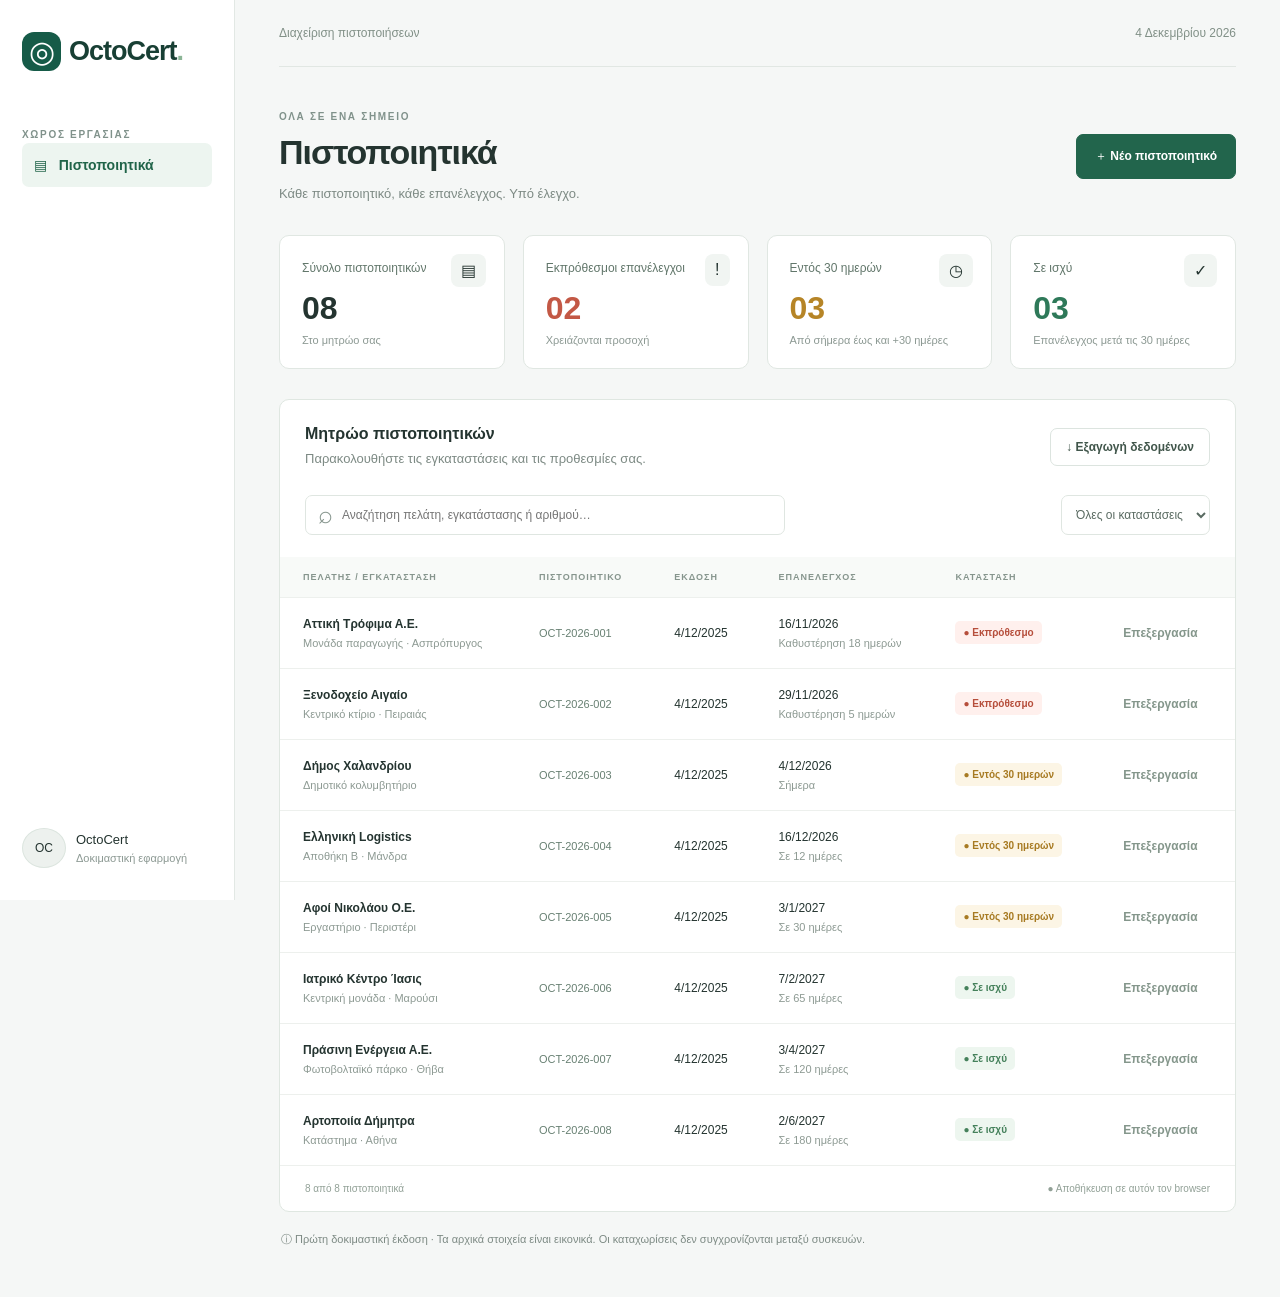
<file: index.html>
<!doctype html>
<html lang="el"><head><meta charset="utf-8"><meta name="viewport" content="width=device-width, initial-scale=1"><title>OctoCert · Πιστοποιητικά</title><link rel="stylesheet" href="style.css"><script src="app.js" defer></script></head>
<body><aside><a class="brand" href="index.html"><span class="logo">◎</span> OctoCert<span class="dot">.</span></a><p class="overline">ΧΩΡΟΣ ΕΡΓΑΣΙΑΣ</p><div class="nav">▤ &nbsp; Πιστοποιητικά</div><div class="aside-bottom"><span class="avatar">OC</span><div>OctoCert<small>Δοκιμαστική εφαρμογή</small></div></div></aside><main><header><span>Διαχείριση πιστοποιήσεων</span><span id="today"></span></header><section class="heading"><div><p class="overline">ΟΛΑ ΣΕ ΕΝΑ ΣΗΜΕΙΟ</p><h1>Πιστοποιητικά</h1><p>Κάθε πιστοποιητικό, κάθε επανέλεγχος. Υπό έλεγχο.</p></div><button id="add" class="primary">＋ Νέο πιστοποιητικό</button></section><div class="stats" id="stats"></div><section class="panel"><div class="panel-top"><div><h2>Μητρώο πιστοποιητικών</h2><p>Παρακολουθήστε τις εγκαταστάσεις και τις προθεσμίες σας.</p></div><button id="export">↓ Εξαγωγή δεδομένων</button></div><div class="toolbar"><label class="search"><span>⌕</span><input id="search" type="search" placeholder="Αναζήτηση πελάτη, εγκατάστασης ή αριθμού…" aria-label="Αναζήτηση πιστοποιητικών"></label><select id="filter" aria-label="Φίλτρο κατάστασης"><option value="all">Όλες οι καταστάσεις</option><option value="late">Εκπρόθεσμα</option><option value="soon">Εντός 30 ημερών</option><option value="ok">Σε ισχύ</option></select></div><div class="table-wrap"><table><thead><tr><th>ΠΕΛΑΤΗΣ / ΕΓΚΑΤΑΣΤΑΣΗ</th><th>ΠΙΣΤΟΠΟΙΗΤΙΚΟ</th><th>ΕΚΔΟΣΗ</th><th>ΕΠΑΝΕΛΕΓΧΟΣ</th><th>ΚΑΤΑΣΤΑΣΗ</th><th><span class="sr-only">Ενέργειες</span></th></tr></thead><tbody id="rows"></tbody></table></div><div id="empty" hidden>Δεν βρέθηκαν πιστοποιητικά. Δοκιμάστε άλλη αναζήτηση.</div><footer><span id="count"></span><span>● Αποθήκευση σε αυτόν τον browser</span></footer></section><p class="note">ⓘ Πρώτη δοκιμαστική έκδοση · Τα αρχικά στοιχεία είναι εικονικά. Οι καταχωρίσεις δεν συγχρονίζονται μεταξύ συσκευών.</p><p id="message" role="status" aria-live="polite"></p></main>
<dialog id="dialog"><form id="form"><div class="dialog-head"><div><p class="overline">ΜΗΤΡΩΟ OCTOCERT</p><h2 id="form-title">Νέο πιστοποιητικό</h2></div><button type="button" id="close" aria-label="Κλείσιμο">✕</button></div><input name="id" type="hidden"><label>Πελάτης<input name="client" required maxlength="120" placeholder="π.χ. Αττική Τρόφιμα Α.Ε."></label><label>Εγκατάσταση<input name="facility" required maxlength="160" placeholder="π.χ. Κεντρική αποθήκη, Αθήνα"></label><label>Αριθμός πιστοποιητικού<input name="number" required maxlength="80" placeholder="π.χ. OCT-2026-009"></label><div class="dates"><label>Ημερομηνία έκδοσης<input name="issued" type="date" required></label><label>Ημερομηνία επανελέγχου<input name="due" type="date" required></label></div><p id="form-error" role="alert"></p><div class="dialog-actions"><button type="button" id="cancel">Ακύρωση</button><button class="primary" type="submit">Αποθήκευση</button></div></form></dialog></body></html>
</file>
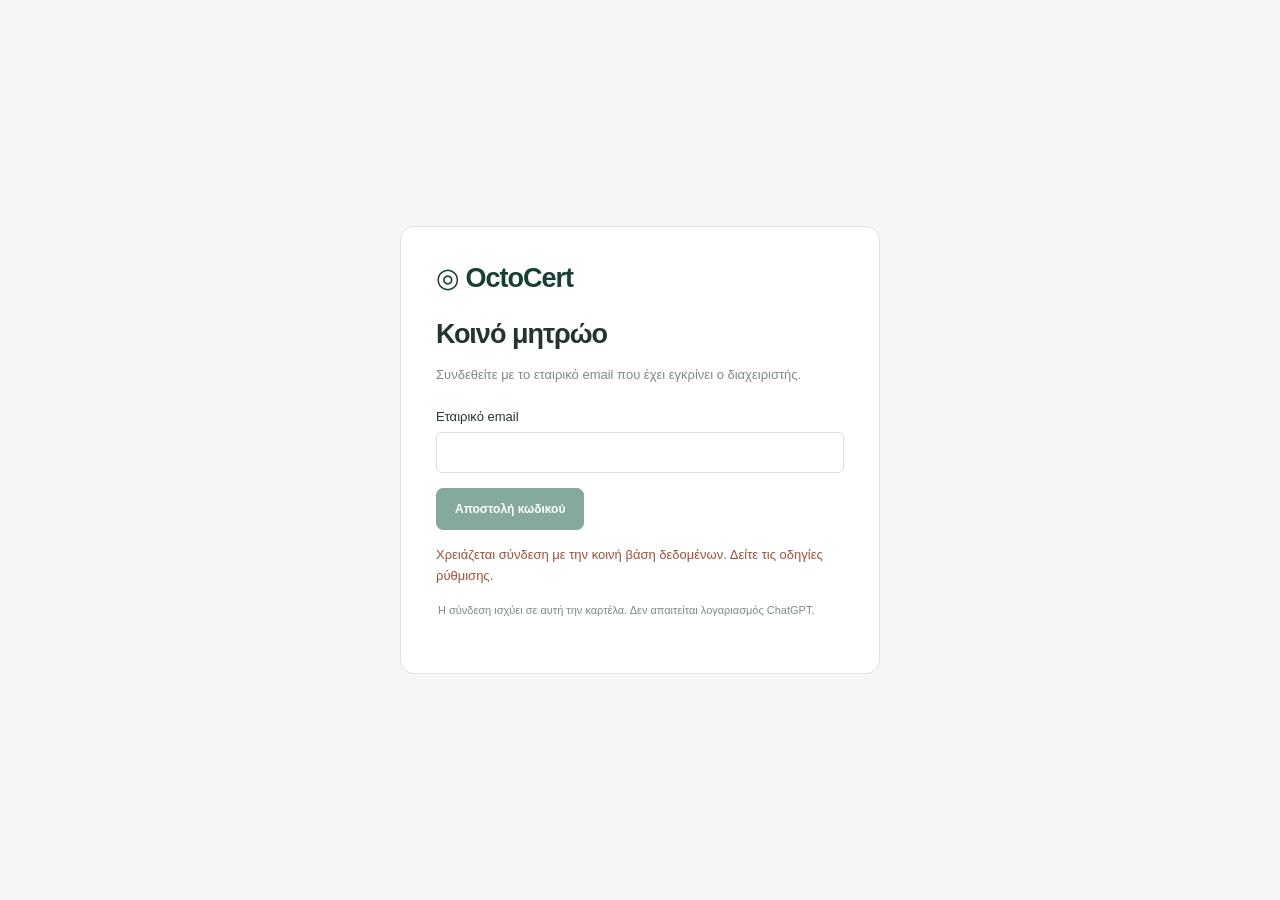
<file: shared/index.html>
<!doctype html>
<html lang="el"><head><meta charset="utf-8"><meta name="viewport" content="width=device-width, initial-scale=1"><title>OctoCert · Πιστοποιητικά</title><link rel="stylesheet" href="style.css"><script src="config.js" defer></script><script type="module" src="app.mjs"></script></head>
<body>
<section id="login" class="login-shell">
  <div class="login-card">
    <a class="brand" href="./">◎ OctoCert</a><h1>Κοινό μητρώο</h1>
    <p>Συνδεθείτε με το εταιρικό email που έχει εγκρίνει ο διαχειριστής.</p>
    <form id="email-form"><label>Εταιρικό email<input id="email" type="email" autocomplete="email" required maxlength="254"></label><button class="primary" id="send-code">Αποστολή κωδικού</button></form>
    <form id="code-form" hidden><label>Κωδικός από το email<input id="code" inputmode="numeric" autocomplete="one-time-code" pattern="[0-9]{6,10}" required maxlength="10"></label><button class="primary" id="verify-code">Σύνδεση</button><button type="button" id="change-email">Άλλο email / νέος κωδικός</button></form>
    <p id="login-message" role="status" aria-live="polite"></p><p class="note">Η σύνδεση ισχύει σε αυτή την καρτέλα. Δεν απαιτείται λογαριασμός ChatGPT.</p>
  </div>
</section>
<div id="workspace" hidden><aside><a class="brand" href="index.html"><span class="logo">◎</span> OctoCert<span class="dot">.</span></a><p class="overline">ΧΩΡΟΣ ΕΡΓΑΣΙΑΣ</p><div class="nav">▤ &nbsp; Πιστοποιητικά</div><div class="aside-bottom"><span class="avatar">OC</span><div>OctoCert<small>Κοινό μητρώο ομάδας</small></div></div></aside><main><header><span id="account"></span><span id="today"></span><button id="logout">Αποσύνδεση</button></header><section class="heading"><div><p class="overline">ΟΛΑ ΣΕ ΕΝΑ ΣΗΜΕΙΟ</p><h1>Πιστοποιητικά</h1><p>Κάθε πιστοποιητικό, κάθε επανέλεγχος. Υπό έλεγχο.</p></div><button id="add" class="primary">＋ Νέο πιστοποιητικό</button></section><div class="stats" id="stats"></div><section class="panel"><div class="panel-top"><div><h2>Μητρώο πιστοποιητικών</h2><p>Παρακολουθήστε τις εγκαταστάσεις και τις προθεσμίες σας.</p></div><div><button id="refresh">↻ Ανανέωση</button> <button id="export">↓ Εξαγωγή δεδομένων</button></div></div><div class="toolbar"><label class="search"><span>⌕</span><input id="search" type="search" placeholder="Αναζήτηση πελάτη, εγκατάστασης ή αριθμού…" aria-label="Αναζήτηση πιστοποιητικών"></label><select id="filter" aria-label="Φίλτρο κατάστασης"><option value="all">Όλες οι καταστάσεις</option><option value="late">Εκπρόθεσμα</option><option value="soon">Εντός 30 ημερών</option><option value="ok">Σε ισχύ</option></select></div><div class="table-wrap"><table><thead><tr><th>ΠΕΛΑΤΗΣ / ΕΓΚΑΤΑΣΤΑΣΗ</th><th>ΠΙΣΤΟΠΟΙΗΤΙΚΟ</th><th>ΕΚΔΟΣΗ</th><th>ΕΠΑΝΕΛΕΓΧΟΣ</th><th>ΚΑΤΑΣΤΑΣΗ</th><th><span class="sr-only">Ενέργειες</span></th></tr></thead><tbody id="rows"></tbody></table></div><div id="empty" hidden>Δεν βρέθηκαν πιστοποιητικά. Δοκιμάστε άλλη αναζήτηση.</div><footer><span id="count"></span><span><span id="sync">Σύνδεση με κοινή βάση…</span></span></footer></section><p class="note">ⓘ Κοινά στοιχεία για τους εγκεκριμένους συνεργάτες. Ενημέρωση λίστας κάθε 15 δευτερόλεπτα. Απαιτείται σύνδεση στο διαδίκτυο.</p><p id="message" role="status" aria-live="polite"></p></main></div>
<dialog id="dialog"><form id="form"><div class="dialog-head"><div><p class="overline">ΜΗΤΡΩΟ OCTOCERT</p><h2 id="form-title">Νέο πιστοποιητικό</h2></div><button type="button" id="close" aria-label="Κλείσιμο">✕</button></div><input name="id" type="hidden"><label>Πελάτης<input name="client" required maxlength="120" placeholder="π.χ. Αττική Τρόφιμα Α.Ε."></label><label>Εγκατάσταση<input name="facility" required maxlength="160" placeholder="π.χ. Κεντρική αποθήκη, Αθήνα"></label><label>Αριθμός πιστοποιητικού<input name="number" required maxlength="80" placeholder="π.χ. OCT-2026-009"></label><div class="dates"><label>Ημερομηνία έκδοσης<input name="issued" type="date" required></label><label>Ημερομηνία επανελέγχου<input name="due" type="date" required></label></div><p id="form-error" role="alert"></p><div class="dialog-actions"><button type="button" id="cancel">Ακύρωση</button><button class="primary" type="submit">Αποθήκευση</button></div></form></dialog><dialog id="history-dialog"><div class="dialog-head"><h2>Ιστορικό αλλαγών</h2><button id="close-history" aria-label="Κλείσιμο ιστορικού">✕</button></div><div id="history-content"></div><p class="note">Εμφανίζονται οι 100 πιο πρόσφατες αλλαγές αυτού του πιστοποιητικού.</p></dialog></body></html>
</file>
<file: style.css>
:root{font-family:Inter,"Segoe UI",Arial,sans-serif;color:#243430;background:#f5f7f6;font-synthesis:none}*{box-sizing:border-box}body{margin:0;display:flex;min-height:100vh}aside{width:235px;background:#fff;border-right:1px solid #e2e8e4;padding:32px 22px;position:fixed;inset:0 auto 0 0;display:flex;flex-direction:column}.brand{font-size:27px;font-weight:750;letter-spacing:-1px;color:#183f34;text-decoration:none;display:flex;align-items:center;gap:8px}.logo{background:#165b48;color:white;border-radius:12px;padding:2px 7px;font-size:30px}.dot{color:#8bb596;margin-left:-8px}.overline{font-size:10px;letter-spacing:1.7px;font-weight:700;color:#80928b}aside .overline{margin-top:56px}.nav{padding:14px 12px;background:#edf5f0;border-radius:7px;color:#206449;font-size:14px;font-weight:600}.aside-bottom{display:flex;gap:10px;align-items:center;margin-top:auto;font-size:13px}.avatar{background:#edf1ee;border:1px solid #dce5df;border-radius:50%;padding:12px;font-size:12px}small{display:block;color:#8c9993;font-size:11px;margin-top:5px}main{margin-left:235px;padding:0 44px 30px;width:calc(100% - 235px);max-width:1650px}header{display:flex;justify-content:space-between;border-bottom:1px solid #e1e7e3;padding:26px 0;font-size:12px;color:#819087}.heading{display:flex;justify-content:space-between;align-items:center;margin:42px 0 30px}h1{font-size:34px;letter-spacing:-1px;margin:8px 0 12px}p{color:#7d8a84;font-size:13px;line-height:1.6;margin:0}button,select,input{font:inherit}button{background:white;border:1px solid #dce4df;border-radius:7px;padding:11px 15px;cursor:pointer;color:#41564b;font-size:12px;font-weight:600}button:hover{background:#eef4f0}.primary{background:#22654c;color:white;border-color:#22654c;padding:13px 18px}.primary:hover{background:#184e3a}.stats{display:grid;grid-template-columns:repeat(4,1fr);gap:18px;margin-bottom:30px}.stat{background:white;border:1px solid #e0e7e2;border-radius:10px;padding:22px;position:relative}.stat .value{font-size:32px;font-weight:650;display:block;margin:14px 0 7px}.stat .label{font-size:12px;color:#61766a}.stat small{font-size:11px}.stat .symbol{position:absolute;right:18px;top:18px;padding:7px 10px;border-radius:8px;background:#f1f5f2}.stat.late .value{color:#c35845}.stat.soon .value{color:#b68527}.stat.ok .value{color:#2e7959}.panel{background:white;border:1px solid #dfe7e1;border-radius:10px;overflow:hidden}.panel-top{display:flex;justify-content:space-between;align-items:center;padding:25px}h2{font-size:16px;margin:0 0 6px}.toolbar{display:flex;gap:12px;padding:0 25px 22px}.search{display:flex;gap:9px;align-items:center;border:1px solid #dfe6e1;border-radius:7px;padding:0 12px;flex:1;max-width:480px}.search span{font-size:25px;color:#86958d}.search input{border:0;padding:12px 0;width:100%;outline:0;font-size:12px}select{margin-left:auto;border:1px solid #dfe6e1;background:white;border-radius:7px;padding:10px;font-size:12px;color:#5a6b62}.table-wrap{overflow:auto}table{width:100%;border-collapse:collapse;text-align:left;white-space:nowrap}th{background:#f8faf8;color:#86958d;font-size:9px;letter-spacing:1px;padding:15px 23px;font-weight:650}td{border-top:1px solid #edf0ed;padding:19px 23px;font-size:12px}td strong{font-weight:600}td small{margin-top:6px;color:#8d9a93}td:nth-child(2){color:#688073;font-size:11px}.badge{display:inline-block;border-radius:5px;padding:6px 8px;font-size:10px;font-weight:600}.badge.late{background:#fff0ed;color:#b64e3b}.badge.soon{background:#fcf5e5;color:#a77a22}.badge.ok{background:#edf6ef;color:#45815b}.edit{padding:6px 8px;border:0;color:#84968b}footer{display:flex;justify-content:space-between;padding:17px 25px;border-top:1px solid #edf0ed;font-size:10px;color:#91a096}.note{font-size:11px;margin:19px 2px}#empty{padding:45px;text-align:center;color:#7b8d81;font-size:13px}#message{color:#24644d}dialog{border:0;border-radius:14px;width:540px;max-width:95vw;padding:28px;box-shadow:0 20px 90px #142f3340}dialog::backdrop{background:#19392b66}dialog label{display:flex;flex-direction:column;gap:8px;margin:18px 0;color:#536a5d;font-size:12px}dialog input{border:1px solid #d6e1d9;padding:12px;border-radius:6px;min-width:0;color:#223c2d}.dialog-head,.dialog-actions{display:flex;justify-content:space-between;align-items:center}.dates{display:flex;gap:18px}.dates label{width:50%}.dialog-actions{justify-content:flex-end;gap:10px;margin-top:20px}#form-error{color:#b64e3b}.sr-only{position:absolute;width:1px;height:1px;overflow:hidden}input:focus-visible,button:focus-visible,select:focus-visible{outline:2px solid #6ea98b;outline-offset:3px}@media(max-width:1100px){aside{width:190px}main{margin-left:190px;width:calc(100% - 190px);padding:0 24px}.stats{gap:10px}.stat{padding:16px}td,th{padding-left:15px;padding-right:15px}}@media(max-width:760px){aside{position:static;width:100%;padding:16px 20px;border-bottom:1px solid #e1e7e3}aside .overline,.nav,.aside-bottom{display:none}body{display:block}main{margin:0;width:100%;padding:0 16px}header{padding:18px 0}.heading{margin:25px 0;gap:15px;align-items:flex-start;flex-direction:column}h1{font-size:29px}.stats{grid-template-columns:repeat(2,1fr)}.panel-top{align-items:flex-start;gap:15px;flex-direction:column}.toolbar{padding:0 15px 18px;flex-direction:column}select{margin:0}footer{gap:12px;flex-wrap:wrap}.stat .symbol{display:none}}
</file>
<file: shared/style.css>
:root{font-family:Inter,"Segoe UI",Arial,sans-serif;color:#243430;background:#f5f7f6;font-synthesis:none}*{box-sizing:border-box}body{margin:0;display:flex;min-height:100vh}aside{width:235px;background:#fff;border-right:1px solid #e2e8e4;padding:32px 22px;position:fixed;inset:0 auto 0 0;display:flex;flex-direction:column}.brand{font-size:27px;font-weight:750;letter-spacing:-1px;color:#183f34;text-decoration:none;display:flex;align-items:center;gap:8px}.logo{background:#165b48;color:white;border-radius:12px;padding:2px 7px;font-size:30px}.dot{color:#8bb596;margin-left:-8px}.overline{font-size:10px;letter-spacing:1.7px;font-weight:700;color:#80928b}aside .overline{margin-top:56px}.nav{padding:14px 12px;background:#edf5f0;border-radius:7px;color:#206449;font-size:14px;font-weight:600}.aside-bottom{display:flex;gap:10px;align-items:center;margin-top:auto;font-size:13px}.avatar{background:#edf1ee;border:1px solid #dce5df;border-radius:50%;padding:12px;font-size:12px}small{display:block;color:#8c9993;font-size:11px;margin-top:5px}main{margin-left:235px;padding:0 44px 30px;width:calc(100% - 235px);max-width:1650px}header{display:flex;justify-content:space-between;border-bottom:1px solid #e1e7e3;padding:26px 0;font-size:12px;color:#819087}.heading{display:flex;justify-content:space-between;align-items:center;margin:42px 0 30px}h1{font-size:34px;letter-spacing:-1px;margin:8px 0 12px}p{color:#7d8a84;font-size:13px;line-height:1.6;margin:0}button,select,input{font:inherit}button{background:white;border:1px solid #dce4df;border-radius:7px;padding:11px 15px;cursor:pointer;color:#41564b;font-size:12px;font-weight:600}button:hover{background:#eef4f0}.primary{background:#22654c;color:white;border-color:#22654c;padding:13px 18px}.primary:hover{background:#184e3a}.stats{display:grid;grid-template-columns:repeat(4,1fr);gap:18px;margin-bottom:30px}.stat{background:white;border:1px solid #e0e7e2;border-radius:10px;padding:22px;position:relative}.stat .value{font-size:32px;font-weight:650;display:block;margin:14px 0 7px}.stat .label{font-size:12px;color:#61766a}.stat small{font-size:11px}.stat .symbol{position:absolute;right:18px;top:18px;padding:7px 10px;border-radius:8px;background:#f1f5f2}.stat.late .value{color:#c35845}.stat.soon .value{color:#b68527}.stat.ok .value{color:#2e7959}.panel{background:white;border:1px solid #dfe7e1;border-radius:10px;overflow:hidden}.panel-top{display:flex;justify-content:space-between;align-items:center;padding:25px}h2{font-size:16px;margin:0 0 6px}.toolbar{display:flex;gap:12px;padding:0 25px 22px}.search{display:flex;gap:9px;align-items:center;border:1px solid #dfe6e1;border-radius:7px;padding:0 12px;flex:1;max-width:480px}.search span{font-size:25px;color:#86958d}.search input{border:0;padding:12px 0;width:100%;outline:0;font-size:12px}select{margin-left:auto;border:1px solid #dfe6e1;background:white;border-radius:7px;padding:10px;font-size:12px;color:#5a6b62}.table-wrap{overflow:auto}table{width:100%;border-collapse:collapse;text-align:left;white-space:nowrap}th{background:#f8faf8;color:#86958d;font-size:9px;letter-spacing:1px;padding:15px 23px;font-weight:650}td{border-top:1px solid #edf0ed;padding:19px 23px;font-size:12px}td strong{font-weight:600}td small{margin-top:6px;color:#8d9a93}td:nth-child(2){color:#688073;font-size:11px}.badge{display:inline-block;border-radius:5px;padding:6px 8px;font-size:10px;font-weight:600}.badge.late{background:#fff0ed;color:#b64e3b}.badge.soon{background:#fcf5e5;color:#a77a22}.badge.ok{background:#edf6ef;color:#45815b}.edit{padding:6px 8px;border:0;color:#84968b}footer{display:flex;justify-content:space-between;padding:17px 25px;border-top:1px solid #edf0ed;font-size:10px;color:#91a096}.note{font-size:11px;margin:19px 2px}#empty{padding:45px;text-align:center;color:#7b8d81;font-size:13px}#message{color:#24644d}dialog{border:0;border-radius:14px;width:540px;max-width:95vw;padding:28px;box-shadow:0 20px 90px #142f3340}dialog::backdrop{background:#19392b66}dialog label{display:flex;flex-direction:column;gap:8px;margin:18px 0;color:#536a5d;font-size:12px}dialog input{border:1px solid #d6e1d9;padding:12px;border-radius:6px;min-width:0;color:#223c2d}.dialog-head,.dialog-actions{display:flex;justify-content:space-between;align-items:center}.dates{display:flex;gap:18px}.dates label{width:50%}.dialog-actions{justify-content:flex-end;gap:10px;margin-top:20px}#form-error{color:#b64e3b}.sr-only{position:absolute;width:1px;height:1px;overflow:hidden}input:focus-visible,button:focus-visible,select:focus-visible{outline:2px solid #6ea98b;outline-offset:3px}@media(max-width:1100px){aside{width:190px}main{margin-left:190px;width:calc(100% - 190px);padding:0 24px}.stats{gap:10px}.stat{padding:16px}td,th{padding-left:15px;padding-right:15px}}@media(max-width:760px){aside{position:static;width:100%;padding:16px 20px;border-bottom:1px solid #e1e7e3}aside .overline,.nav,.aside-bottom{display:none}body{display:block}main{margin:0;width:100%;padding:0 16px}header{padding:18px 0}.heading{margin:25px 0;gap:15px;align-items:flex-start;flex-direction:column}h1{font-size:29px}.stats{grid-template-columns:repeat(2,1fr)}.panel-top{align-items:flex-start;gap:15px;flex-direction:column}.toolbar{padding:0 15px 18px;flex-direction:column}select{margin:0}footer{gap:12px;flex-wrap:wrap}.stat .symbol{display:none}}

[hidden]{display:none!important}#workspace{display:flex;width:100%}.login-shell{display:grid;place-items:center;min-height:100vh;width:100%;padding:24px}.login-card{background:#fff;border:1px solid #dce4df;border-radius:14px;max-width:480px;width:100%;padding:35px}.login-card label{display:flex;flex-direction:column;font-size:13px;gap:8px;margin:24px 0 15px}.login-card input{border:1px solid #dce4df;border-radius:6px;padding:12px;min-width:0}.login-card p{margin-top:15px}.login-card h1{margin-top:25px;font-size:27px}#login-message{color:#9c513a}#sync.stale{color:#b64e3b}.history-entry{padding:18px 0;border-bottom:1px solid #e1e7e3}.history-entry summary{font-size:12px;cursor:pointer}.history-entry p{margin:8px 0;overflow-wrap:anywhere}#history-content{max-height:60vh;overflow:auto}.history-entry dl{font-size:12px}.history-entry dt{font-weight:bold;margin-top:10px}.history-entry dd{margin:5px 0;white-space:pre-wrap;overflow-wrap:anywhere}button:disabled{opacity:.55;cursor:wait}header{gap:12px;flex-wrap:wrap}#account{overflow-wrap:anywhere}.edit{display:block}
@media(max-width:760px){#workspace{display:block}}
</file>
